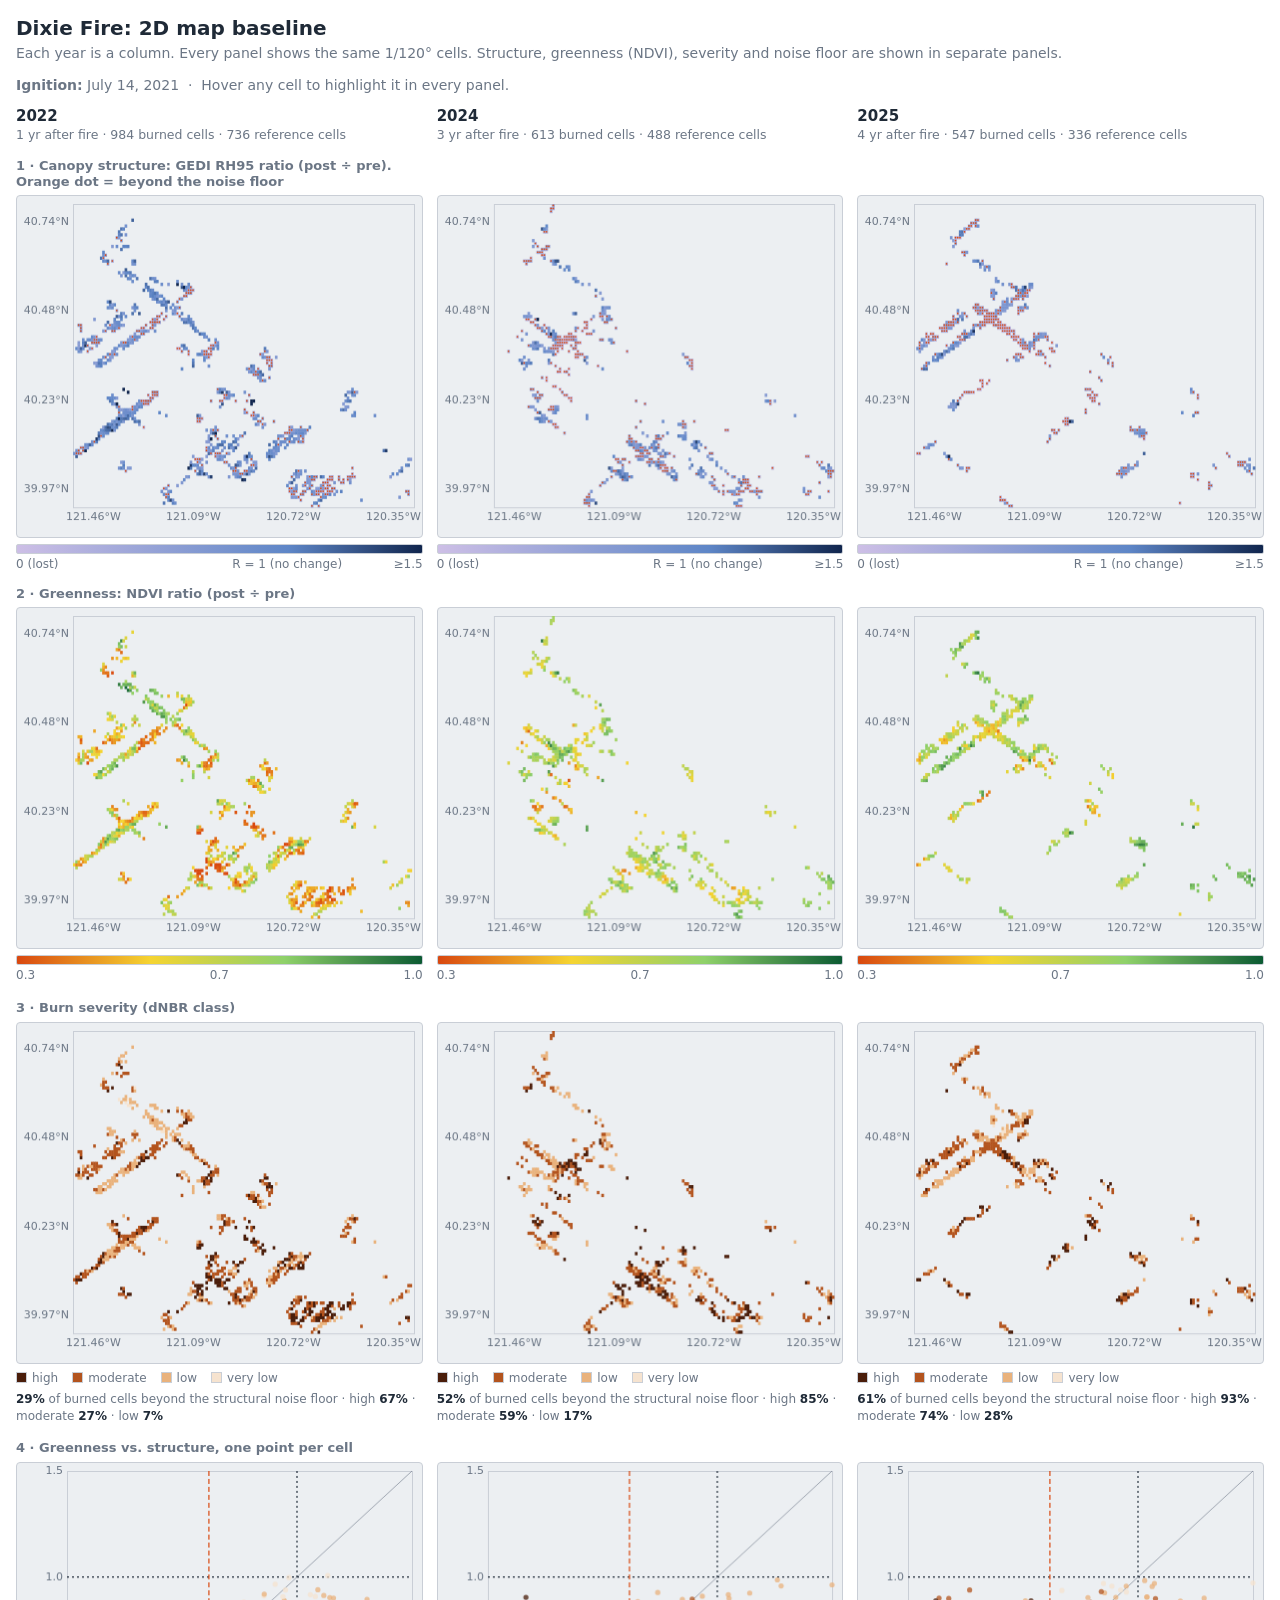
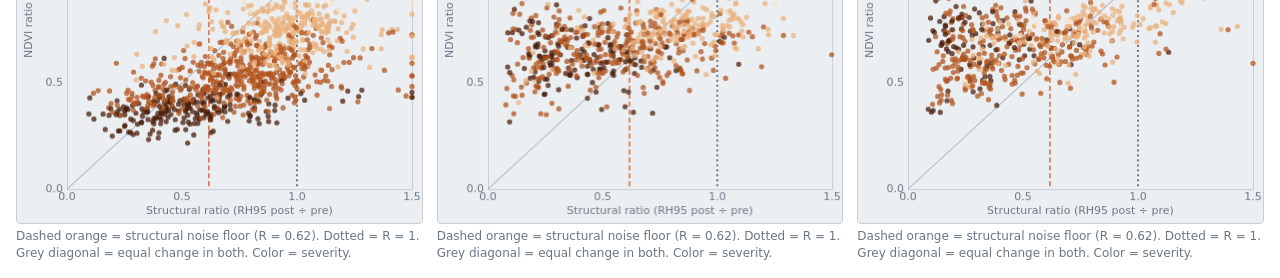
<file: baseline.html>
<!DOCTYPE html>
<html lang="en">
<head>
<meta charset="utf-8">
<meta name="viewport" content="width=device-width,initial-scale=1">
<title>2D: Dixie Fire post-fire recovery</title>
<style>
:root{--bg:#fff;--panel:#F6F7F9;--ink:#1F2A37;--mut:#6B7685;--line:#C9CED6;--stage:#ECEFF2;--orange:#D9480F}
@media (prefers-color-scheme:dark){:root{--bg:#14181D;--panel:#1B2128;--ink:#E6EAF0;--mut:#9AA6B4;--line:#323B46;--stage:#1F252C}}
*{box-sizing:border-box}
body{margin:0;background:var(--bg);color:var(--ink);font:400 14px/1.4 Inter,system-ui,sans-serif}
.wrap{max-width:1280px;margin:0 auto;padding:16px}
h1{margin:0 0 4px;font:700 20px/1.2 Inter,system-ui,sans-serif}
.sub{margin:0 0 12px;color:var(--mut)}
.ign{margin:0 0 12px;color:var(--mut)}
.grid{display:grid;gap:10px 14px;align-items:start}
.colhead{font:700 15px/1.2 Inter,system-ui,sans-serif}
.colhead small{display:block;font-weight:400;color:var(--mut);margin-top:2px}
.rowtitle{font:700 13px/1.2 Inter,system-ui,sans-serif;color:var(--mut);margin:6px 0 -4px}
.cell{position:relative}
canvas{display:block;width:100%;background:var(--stage);border:1px solid var(--line);border-radius:4px}
.bar{height:10px;border-radius:2px;margin:6px 0 2px;border:1px solid var(--line)}
.barlab{display:flex;justify-content:space-between;color:var(--mut);font-size:12px}
.keys{display:flex;flex-wrap:wrap;gap:4px 14px;margin:6px 0 0;font-size:12px;color:var(--mut)}
.keys i{display:inline-block;width:11px;height:11px;margin-right:5px;vertical-align:-1px;border:1px solid var(--line)}
.stat{margin-top:4px;font-size:12px;color:var(--mut)}
.stat b{color:var(--ink)}
#tip{position:fixed;display:none;pointer-events:none;background:var(--bg);border:1px solid var(--line);border-radius:4px;padding:6px 8px;font-size:13px;line-height:1.35;max-width:250px;z-index:5;box-shadow:0 2px 8px rgba(0,0,0,.15)}
.err{padding:20px;color:#b00020}
</style>
</head>
<body>
<div class="wrap">
  <h1>Dixie Fire: 2D map baseline</h1>
  <p class="sub">Each year is a column. Every panel shows the same 1/120° cells. Structure, greenness (NDVI), severity and noise floor are shown in separate panels.</p>
  <p class="ign"><b>Ignition:</b> July 14, 2021 &nbsp;·&nbsp; Hover any cell to highlight it in every panel.</p>
  <div id="root" class="grid"></div>
</div>
<div id="tip"></div>
<script>
(function(){
'use strict';
var FILE='data/cells_dixie.json';
var H3=[[0,'#D9480F'],[.33,'#F5D431'],[.66,'#8FD16A'],[1,'#0B5A32']];           // same ramp as the 3D view
var STRUCT=[[0,'#CDBFE6'],[.667,'#5E86C7'],[1,'#10254D']];                          // one-hue blue for structure
var SEVC={high:'#4a1d0a','moderate':'#b3541e','low':'#e9b27c','very low':'#f6e3cf'};
var SEVN=['high','moderate','low','very low'];
function hex(h){return [parseInt(h.slice(1,3),16),parseInt(h.slice(3,5),16),parseInt(h.slice(5,7),16)]}
function ramp(stops,t){t=Math.max(0,Math.min(1,t));
  for(var i=1;i<stops.length;i++){if(t<=stops[i][0]){var a=stops[i-1],b=stops[i],u=(t-a[0])/(b[0]-a[0]),A=hex(a[1]),B=hex(b[1]);
    return 'rgb('+Math.round(A[0]+(B[0]-A[0])*u)+','+Math.round(A[1]+(B[1]-A[1])*u)+','+Math.round(A[2]+(B[2]-A[2])*u)+')'}}
  return stops[stops.length-1][1]}
function css(stops){return 'linear-gradient(90deg,'+stops.map(function(s){return s[1]+' '+Math.round(s[0]*100)+'%'}).join(',')+')'}
function v(n){return getComputedStyle(document.documentElement).getPropertyValue(n).trim()}

fetch(FILE).then(function(r){if(!r.ok)throw new Error(r.status+' for '+FILE);return r.json()}).then(go)
 .catch(function(e){document.getElementById('root').innerHTML='<div class="err">Could not load data ('+e.message+').</div>'});

function go(D){
  var m=D.meta,g=m.grid,asp=m.cell_aspect_x_over_y,floor=1-m.rh95_floor,rp=m.ndvi_ramp,CLIP=1.5;
  var years=m.slider.filter(function(s){return s.has_data}).map(function(s){return s.year});
  var byYear={};years.forEach(function(y){byYear[y]=D.cells.filter(function(c){return c.year===y})});
  var root=document.getElementById('root');
  root.style.gridTemplateColumns='repeat('+years.length+',minmax(0,1fr))';
  var panels=[];                       // {kind,year,cv,ctx,geom}
  var hover=null;                      // {year,idx}

  function cell(html){var d=document.createElement('div');d.className='cell';d.innerHTML=html||'';return d}

  // ---- column headers
  years.forEach(function(y){
    var s=m.slider.filter(function(x){return x.year===y})[0],sm=m.summary[y];
    root.appendChild(cell('<div class="colhead">'+y+'<small>'+s.years_since_fire+' yr after fire · '+sm.burned_cells+' burned cells · '+sm.reference_cells+' reference cells</small></div>'));
  });

  function rowTitle(t){years.forEach(function(y,i){root.appendChild(cell(i===0?'<div class="rowtitle">'+t+'</div>':''))})}

  function mapPanel(kind,y){
    var d=cell(),cv=document.createElement('canvas');d.appendChild(cv);root.appendChild(d);
    var p={kind:kind,year:y,cv:cv,ctx:cv.getContext('2d'),cells:byYear[y]};panels.push(p);return d;
  }

  // ---- row 1: structure
  rowTitle('1 · Canopy structure: GEDI RH95 ratio (post ÷ pre). Orange dot = beyond the noise floor');
  years.forEach(function(y){var d=mapPanel('struct',y);
    d.insertAdjacentHTML('beforeend','<div class="bar" style="background:'+css(STRUCT)+'"></div><div class="barlab" style="position:relative;height:14px"><span style="position:absolute;left:0">0 (lost)</span><span style="position:absolute;left:66.7%;transform:translateX(-50%)">R = 1 (no change)</span><span style="position:absolute;right:0">≥1.5</span></div>')});
  // ---- row 2: NDVI
  rowTitle('2 · Greenness: NDVI ratio (post ÷ pre)');
  years.forEach(function(y){var d=mapPanel('ndvi',y);
    d.insertAdjacentHTML('beforeend','<div class="bar" style="background:'+css(H3)+'"></div><div class="barlab"><span>'+rp[0].toFixed(1)+'</span><span>'+((rp[0]+rp[1])/2).toFixed(1)+'</span><span>'+rp[1].toFixed(1)+'</span></div>')});
  // ---- row 3: severity
  rowTitle('3 · Burn severity (dNBR class)');
  years.forEach(function(y,i){var d=mapPanel('sev',y);
    d.insertAdjacentHTML('beforeend','<div class="keys">'+SEVN.map(function(k){return '<span><i style="background:'+SEVC[k]+'"></i>'+k+'</span>'}).join('')+'</div>');
    var sm=m.summary[y].share_struct_beyond_by_severity,cs=byYear[y],nb=cs.filter(function(c){return c.struct_beyond}).length;
    d.insertAdjacentHTML('beforeend','<div class="stat"><b>'+Math.round(100*nb/cs.length)+'%</b> of burned cells beyond the structural noise floor · high <b>'+Math.round(100*sm.high)+'%</b> · moderate <b>'+Math.round(100*sm.moderate)+'%</b> · low <b>'+Math.round(100*sm.low)+'%</b></div>')});
  // ---- row 4: scatter
  rowTitle('4 · Greenness vs. structure, one point per cell');
  years.forEach(function(y){var d=cell(),cv=document.createElement('canvas');d.appendChild(cv);root.appendChild(d);
    panels.push({kind:'scatter',year:y,cv:cv,ctx:cv.getContext('2d'),cells:byYear[y]});
    d.insertAdjacentHTML('beforeend','<div class="stat">Dashed orange = structural noise floor (R = '+floor.toFixed(2)+'). Dotted = R = 1. Grey diagonal = equal change in both. Color = severity.</div>')});

  // ---- geometry
  function layoutMap(p){
    var W=p.cv.clientWidth,pad={l:56,r:8,t:8,b:30},iw=W-pad.l-pad.r;
    var ch=iw/(g.nx*asp),cw=ch*asp,ih=ch*g.ny;
    p.geom={W:W,Hh:ih+pad.t+pad.b,pad:pad,cw:cw,ch:ch};
  }
  function layoutScatter(p){
    var W=p.cv.clientWidth,pad={l:50,r:10,t:8,b:34},iw=W-pad.l-pad.r,ih=Math.min(iw,320);
    p.geom={W:W,Hh:ih+pad.t+pad.b,pad:pad,iw:iw,ih:ih};
  }
  function setSize(p){var dpr=Math.min(window.devicePixelRatio||1,2);p.cv.width=Math.round(p.geom.W*dpr);p.cv.height=Math.round(p.geom.Hh*dpr);p.cv.style.height=p.geom.Hh+'px';p.ctx.setTransform(dpr,0,0,dpr,0,0)}

  function px(p,c){var G=p.geom;return [G.pad.l+c.ix*G.cw,G.pad.t+(g.ny-1-c.iy)*G.ch]}
  function sx(p,x){return p.geom.pad.l+Math.max(0,Math.min(CLIP,x))/CLIP*p.geom.iw}
  function sy(p,y){return p.geom.pad.t+p.geom.ih-(Math.max(0,Math.min(CLIP,y))/CLIP)*p.geom.ih}

  function colorFor(kind,c){
    if(kind==='struct')return ramp(STRUCT,c.sr/CLIP*1);
    if(kind==='ndvi')return ramp(H3,(c.nr-rp[0])/(rp[1]-rp[0]));
    return SEVC[c.sev]||'#999';
  }

  function drawAxes(p){
    var G=p.geom,ctx=p.ctx;ctx.fillStyle=v('--mut');ctx.font='11px Inter,system-ui,sans-serif';ctx.textAlign='center';ctx.textBaseline='top';
    var iw=G.cw*g.nx,ih=G.ch*g.ny,i,lon,lat;
    for(i=0;i<4;i++){var fx=(.06+.88*i/3);lon=g.lon0+fx*g.nx/120;ctx.fillText(Math.abs(lon).toFixed(2)+'°W',G.pad.l+fx*iw,G.pad.t+ih+4)}
    ctx.textAlign='right';ctx.textBaseline='middle';
    for(i=0;i<4;i++){var fy=(.06+.88*i/3);lat=g.lat0+(1-fy)*g.ny/120;ctx.fillText(lat.toFixed(2)+'°N',G.pad.l-4,G.pad.t+fy*ih)}
  }

  function drawMap(p){
    var G=p.geom,ctx=p.ctx;ctx.clearRect(0,0,G.W,G.Hh);
    var iw=G.cw*g.nx,ih=G.ch*g.ny;
    ctx.strokeStyle=v('--line');ctx.lineWidth=1;ctx.strokeRect(G.pad.l+.5,G.pad.t+.5,iw,ih);
    p.cells.forEach(function(c){var q=px(p,c);ctx.fillStyle=colorFor(p.kind,c);ctx.fillRect(q[0],q[1],G.cw+.4,G.ch+.4)});
    if(p.kind==='struct'){          // orange dot in the middle of every cell beyond the floor
      ctx.fillStyle=v('--orange');var rr=Math.max(.7,Math.min(G.cw,G.ch)*.38);
      p.cells.forEach(function(c){if(c.struct_beyond){var q=px(p,c);ctx.beginPath();ctx.arc(q[0]+G.cw/2,q[1]+G.ch/2,rr,0,6.283);ctx.fill()}});
    }
    drawAxes(p);
    if(hover&&hover.year===p.year){var c=p.cells[hover.idx],q=px(p,c);ctx.strokeStyle=v('--ink');ctx.lineWidth=2;ctx.strokeRect(q[0]-1,q[1]-1,G.cw+2,G.ch+2)}
  }

  function drawScatter(p){
    var G=p.geom,ctx=p.ctx;ctx.clearRect(0,0,G.W,G.Hh);
    var l=G.pad.l,t=G.pad.t,w=G.iw,h=G.ih;
    ctx.fillStyle=v('--stage');ctx.fillRect(l,t,w,h);ctx.strokeStyle=v('--line');ctx.lineWidth=1;ctx.strokeRect(l+.5,t+.5,w,h);
    // 1:1 diagonal
    ctx.strokeStyle=v('--mut');ctx.globalAlpha=.6;ctx.beginPath();ctx.moveTo(sx(p,0),sy(p,0));ctx.lineTo(sx(p,CLIP),sy(p,CLIP));ctx.stroke();ctx.globalAlpha=1;
    // R=1 (dotted) and noise floor (dashed) on the structure axis; R=1 dotted on NDVI axis
    ctx.lineWidth=1.2;ctx.setLineDash([2,3]);ctx.strokeStyle=v('--ink');
    ctx.beginPath();ctx.moveTo(sx(p,1),t);ctx.lineTo(sx(p,1),t+h);ctx.moveTo(l,sy(p,1));ctx.lineTo(l+w,sy(p,1));ctx.stroke();
    ctx.setLineDash([5,3]);ctx.strokeStyle=v('--orange');ctx.beginPath();ctx.moveTo(sx(p,floor),t);ctx.lineTo(sx(p,floor),t+h);ctx.stroke();ctx.setLineDash([]);
    // points
    p.cells.forEach(function(c){ctx.fillStyle=SEVC[c.sev]||'#999';ctx.globalAlpha=.75;ctx.beginPath();ctx.arc(sx(p,c.sr),sy(p,c.nr),2.6,0,6.283);ctx.fill()});
    ctx.globalAlpha=1;
    if(hover&&hover.year===p.year){var c=p.cells[hover.idx];ctx.strokeStyle=v('--ink');ctx.lineWidth=2;ctx.beginPath();ctx.arc(sx(p,c.sr),sy(p,c.nr),5.5,0,6.283);ctx.stroke()}
    // axes
    ctx.fillStyle=v('--mut');ctx.font='11px Inter,system-ui,sans-serif';ctx.textAlign='center';ctx.textBaseline='top';
    [0,.5,1,1.5].forEach(function(x){ctx.fillText(x.toFixed(1),sx(p,x),t+h+3)});
    ctx.fillText('Structural ratio (RH95 post ÷ pre)',l+w/2,t+h+17);
    ctx.textAlign='right';ctx.textBaseline='middle';[0,.5,1,1.5].forEach(function(y){ctx.fillText(y.toFixed(1),l-4,sy(p,y))});
    ctx.save();ctx.translate(11,t+h/2);ctx.rotate(-Math.PI/2);ctx.textAlign='center';ctx.textBaseline='top';ctx.fillText('NDVI ratio',0,-4);ctx.restore();
  }

  function draw(p){(p.kind==='scatter'?drawScatter:drawMap)(p)}
  function layoutAll(){panels.forEach(function(p){(p.kind==='scatter'?layoutScatter:layoutMap)(p);setSize(p);draw(p)})}
  layoutAll();window.addEventListener('resize',layoutAll);
  if(window.matchMedia)window.matchMedia('(prefers-color-scheme:dark)').addEventListener&&window.matchMedia('(prefers-color-scheme:dark)').addEventListener('change',layoutAll);

  // ---- hover (same cell is outlined in all panels of that year)
  var tip=document.getElementById('tip');
  function hit(p,mx,my){
    var G=p.geom,i,c,q,best=-1,bd=1e9;
    if(p.kind==='scatter'){
      for(i=0;i<p.cells.length;i++){c=p.cells[i];var dx=sx(p,c.sr)-mx,dy=sy(p,c.nr)-my,d=dx*dx+dy*dy;if(d<bd&&d<64){bd=d;best=i}}
      return best;
    }
    var ix=Math.floor((mx-G.pad.l)/G.cw),iy=g.ny-1-Math.floor((my-G.pad.t)/G.ch);
    for(i=0;i<p.cells.length;i++){c=p.cells[i];if(c.ix===ix&&c.iy===iy)return i}
    return -1;
  }
  function redrawYear(y){panels.forEach(function(p){if(p.year===y)draw(p)})}
  panels.forEach(function(p){
    p.cv.addEventListener('pointermove',function(e){
      var r=p.cv.getBoundingClientRect(),i=hit(p,e.clientX-r.left,e.clientY-r.top),prev=hover;
      if(i<0){if(hover){hover=null;redrawYear(prev.year)}tip.style.display='none';return}
      if(!prev||prev.year!==p.year||prev.idx!==i){hover={year:p.year,idx:i};redrawYear(p.year)}
      var c=p.cells[i],k=111.2/120,w=k*Math.cos(c.lat*Math.PI/180);
      tip.innerHTML='<b>'+c.sev+' severity</b> · '+p.year+'<br>Structural ratio: '+c.sr.toFixed(2)+'<br>NDVI ratio: '+c.nr.toFixed(2)+'<br>Cell center: '+Math.abs(c.lat).toFixed(3)+'°N, '+Math.abs(c.lon).toFixed(3)+'°W<br>Cell spans '+w.toFixed(2)+' × '+k.toFixed(2)+' km ('+(w*k).toFixed(2)+' km²)';
      tip.style.display='block';tip.style.left=Math.min(e.clientX+14,window.innerWidth-260)+'px';tip.style.top=Math.max(4,e.clientY+14)+'px';
    });
    p.cv.addEventListener('pointerleave',function(){if(hover){var y=hover.year;hover=null;redrawYear(y)}tip.style.display='none'});
  });
}
})();
</script>
</body>
</html>
</file>
